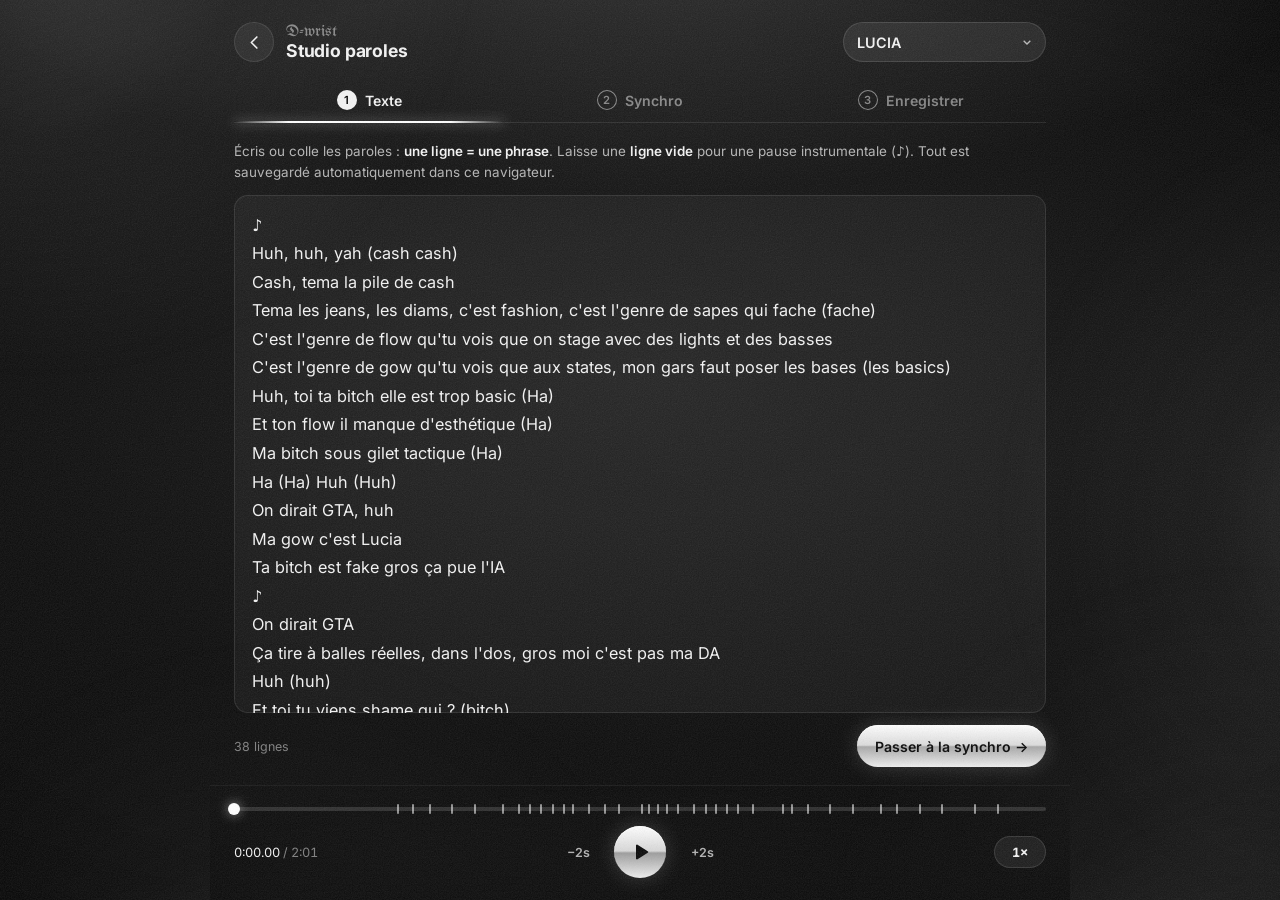
<file: admin.html>
<!DOCTYPE html>
<html lang="fr">
<head>
  <meta charset="UTF-8">
  <meta name="viewport" content="width=device-width, initial-scale=1, viewport-fit=cover">
  <meta name="theme-color" content="#060606">
  <!-- Page privée : on demande aux moteurs de recherche de ne pas l'indexer -->
  <meta name="robots" content="noindex, nofollow">
  <title>Studio paroles — D-wrist</title>

  <link rel="preconnect" href="https://fonts.googleapis.com">
  <link rel="preconnect" href="https://fonts.gstatic.com" crossorigin>
  <link href="https://fonts.googleapis.com/css2?family=Inter:wght@400;500;600;700;800&family=UnifrakturMaguntia&display=swap" rel="stylesheet">

  <!-- On réutilise l'ambiance du site (fond, grain, vignettage, toast) -->
  <link rel="stylesheet" href="style.css">
  <link rel="stylesheet" href="admin.css">
</head>
<body class="admin">

  <div class="ambiance" aria-hidden="true">
    <div class="light light--1"></div>
    <div class="light light--2"></div>
    <div class="light light--3"></div>
    <div class="light light--4"></div>
  </div>

  <div class="adm" id="app" data-tab="text">

    <!-- ===== En-tête : retour, titre, choix du morceau ===== -->
    <header class="adm-top">
      <a class="adm-icon-btn" href="index.html" aria-label="Retour au site">
        <svg viewBox="0 0 24 24" aria-hidden="true"><path d="M15 5l-7 7 7 7"/></svg>
      </a>
      <div class="adm-brand">
        <span class="adm-kicker">D-wrist</span>
        <h1 class="adm-title">Studio paroles</h1>
      </div>
      <label class="adm-select">
        <span class="sr-only">Morceau</span>
        <select id="trackSelect"></select>
        <svg viewBox="0 0 24 24" aria-hidden="true"><path d="M7 10l5 5 5-5"/></svg>
      </label>
    </header>

    <!-- ===== Onglets : les 3 étapes ===== -->
    <nav class="adm-tabs" role="tablist">
      <button class="adm-tab is-active" type="button" role="tab" data-tab="text"><span class="adm-tab-n">1</span>Texte</button>
      <button class="adm-tab" type="button" role="tab" data-tab="sync"><span class="adm-tab-n">2</span>Synchro</button>
      <button class="adm-tab" type="button" role="tab" data-tab="save"><span class="adm-tab-n">3</span>Enregistrer</button>
      <span class="adm-tabs-ind" aria-hidden="true"></span>
    </nav>

    <!-- Bandeau d'état du brouillon -->
    <div class="adm-status" id="status" hidden>
      <span id="statusText"></span>
      <button class="adm-link" id="resetBtn" type="button">Revenir à la version du site</button>
    </div>

    <main class="adm-panes">

      <!-- ===== 1. TEXTE ===== -->
      <section class="pane is-active" data-pane="text">
        <p class="pane-help">
          Écris ou colle les paroles : <b>une ligne = une phrase</b>.
          Laisse une <b>ligne vide</b> pour une pause instrumentale (♪).
          Tout est sauvegardé automatiquement dans ce navigateur.
        </p>
        <textarea class="lyrics-editor" id="lyricsText" spellcheck="false"
                  placeholder="Colle tes paroles ici…&#10;&#10;Première phrase&#10;Deuxième phrase&#10;&#10;Refrain…"></textarea>
        <div class="pane-foot">
          <span class="pane-meta" id="lineCount">0 ligne</span>
          <button class="btn btn--primary" type="button" data-goto="sync">Passer à la synchro →</button>
        </div>
      </section>

      <!-- ===== 2. SYNCHRO ===== -->
      <section class="pane" data-pane="sync">
        <div class="sync-help">
          <p class="only-touch">Lance le son, puis appuie sur <b>TAP</b> pile au début de chaque ligne.</p>
          <p class="only-desk">Lance le son, puis appuie sur <kbd>Espace</kbd> pile au début de chaque ligne.</p>
          <div class="only-desk"><ul class="keys">
            <li><kbd>Espace</kbd> caler la ligne</li>
            <li><kbd>⌫</kbd> annuler la dernière</li>
            <li><kbd>P</kbd> lecture / pause</li>
            <li><kbd>←</kbd><kbd>→</kbd> ±2 s</li>
            <li><kbd>↑</kbd><kbd>↓</kbd> choisir la ligne</li>
          </ul></div>
          <p class="sync-tip">Clique sur un temps pour réécouter depuis là · <b>−</b>/<b>+</b> pour ajuster de 0,1 s</p>
        </div>
        <ol class="rows" id="rows"></ol>
        <p class="rows-empty" id="rowsEmpty" hidden>Commence par écrire les paroles dans l'onglet <b>1. Texte</b>.</p>
      </section>

      <!-- ===== 3. ENREGISTRER ===== -->
      <section class="pane" data-pane="save">
        <div class="save-summary" id="saveSummary"></div>
        <div class="save-actions">
          <button class="btn btn--primary btn--big" id="saveFileBtn" type="button">Enregistrer dans tracks.js</button>
          <div class="save-secondary">
            <button class="btn" id="copyBtn" type="button">Copier le LRC</button>
            <button class="btn" id="downloadBtn" type="button">Télécharger .lrc</button>
          </div>
        </div>
        <p class="save-note" id="saveNote"></p>
        <p class="pane-label">Aperçu du code LRC</p>
        <pre class="lrc-out" id="lrcOut"></pre>
        <input type="file" id="fileInput" accept=".js,text/javascript" hidden>
      </section>
    </main>

    <!-- ===== Lecteur ===== -->
    <footer class="adm-transport">
      <div class="tp-progress" id="tpProgress" role="slider" tabindex="0"
           aria-label="Position de lecture" aria-valuemin="0" aria-valuemax="100" aria-valuenow="0">
        <div class="tp-rail"><div class="tp-fill" id="tpFill"></div></div>
        <div class="tp-marks" id="tpMarks" aria-hidden="true"></div>
        <div class="tp-thumb-wrap" id="tpThumb"><span class="tp-thumb"></span></div>
      </div>
      <div class="tp-row">
        <span class="tp-time"><span id="tpTime">0:00.00</span><span class="tp-total" id="tpTotal"> / 0:00</span></span>
        <div class="tp-btns">
          <button class="tp-btn" id="rewBtn" type="button" aria-label="Reculer de 2 secondes">−2s</button>
          <button class="tp-btn tp-btn--play" id="playBtn" type="button" aria-label="Lecture">
            <svg class="i-play" viewBox="0 0 24 24" aria-hidden="true"><path d="M8 5.6v12.8a1 1 0 0 0 1.53.85l10.2-6.4a1 1 0 0 0 0-1.7L9.53 4.75A1 1 0 0 0 8 5.6z"/></svg>
            <svg class="i-pause" viewBox="0 0 24 24" aria-hidden="true"><rect x="6" y="5" width="4.2" height="14" rx="1.2"/><rect x="13.8" y="5" width="4.2" height="14" rx="1.2"/></svg>
          </button>
          <button class="tp-btn" id="fwdBtn" type="button" aria-label="Avancer de 2 secondes">+2s</button>
        </div>
        <button class="tp-speed" id="speedBtn" type="button" aria-label="Vitesse de lecture">1×</button>
      </div>
      <!-- Gros bouton de calage (onglet Synchro uniquement) -->
      <button class="tap" id="tapBtn" type="button">
        <span class="tap-label">TAP</span>
        <span class="tap-next" id="tapNext"></span>
      </button>
    </footer>
  </div>

  <div class="vignette" aria-hidden="true"></div>
  <div class="grain" aria-hidden="true"></div>
  <div class="toast" id="toast" role="status" aria-live="polite"></div>

  <audio id="audio" preload="metadata"></audio>

  <script src="tracks.js"></script>
  <script src="admin.js"></script>
</body>
</html>
</file>
<file: style.css>
/* ==========================================================================
   D-wrist — Feuille de style
   Direction artistique : monochrome, brumeux, lo-fi, surexposé.
   Toutes les animations n'utilisent que transform / opacity (60 fps).
   ========================================================================== */

/* ---------- Variables ---------- */
:root {
  --ease: cubic-bezier(0.22, 1, 0.36, 1);

  --bg: #060606;
  --fg: #f4f4f4;
  --fg-soft: rgba(244, 244, 244, 0.72);
  --muted: rgba(244, 244, 244, 0.5);
  --faint: rgba(244, 244, 244, 0.24);

  --cover-radius: 14px;
  /* Taille et position des covers : recalculées en JS selon l'espace
     réellement libre entre le logo et le bas de l'écran */
  --cover-size: 300px;
  --center-y: 50%;
  --caption-y: calc(50% + 170px);

  --safe-t: env(safe-area-inset-top, 0px);
  --safe-b: env(safe-area-inset-bottom, 0px);
  --safe-l: env(safe-area-inset-left, 0px);
  --safe-r: env(safe-area-inset-right, 0px);

  --font-sans: "Inter", system-ui, -apple-system, "Segoe UI", Roboto, sans-serif;
  --font-goth: "UnifrakturMaguntia", "Old English Text MT", "Times New Roman", serif;
}

/* ---------- Reset ---------- */
*, *::before, *::after { box-sizing: border-box; }
* { margin: 0; padding: 0; }
[hidden] { display: none !important; }

html { background: var(--bg); color-scheme: dark; height: 100%; }

body {
  position: fixed;               /* évite le rebond élastique sur iOS */
  inset: 0;
  overflow: hidden;
  font-family: var(--font-sans);
  color: var(--fg);
  /* Dégradé radial sombre : cœur gris, bords quasi noirs */
  background:
    radial-gradient(120% 90% at 50% 42%, #1d1d1d 0%, #0d0d0d 45%, #040404 100%);
  -webkit-font-smoothing: antialiased;
  -webkit-tap-highlight-color: transparent;
  -webkit-user-select: none;
  user-select: none;
}

button {
  font: inherit;
  color: inherit;
  background: none;
  border: 0;
  cursor: pointer;
}

:focus { outline: none; }
:focus-visible { outline: 1px solid rgba(255, 255, 255, 0.6); outline-offset: 4px; }

/* ==========================================================================
   AMBIANCE : lumières diffuses, fond de cover, vignettage, grain
   ========================================================================== */

.ambiance {
  position: fixed;
  inset: 0;
  z-index: 0;
  overflow: hidden;
  pointer-events: none;
}

/* Voile « surexposé » en haut et en bas, comme une photo brûlée */
.ambiance::before {
  content: "";
  position: absolute;
  inset: 0;
  background:
    radial-gradient(80% 45% at 50% -10%, rgba(255, 255, 255, 0.16), transparent 70%),
    radial-gradient(70% 35% at 50% 112%, rgba(255, 255, 255, 0.09), transparent 70%);
}

/* Taches de lumière blanche sur les bords (dégradés, pas de filtre = léger) */
.light {
  position: absolute;
  width: 70vmax;
  height: 70vmax;
  border-radius: 50%;
  background: radial-gradient(closest-side,
    rgba(255, 255, 255, 0.2),
    rgba(255, 255, 255, 0.06) 45%,
    transparent 100%);
  will-change: transform;
  animation: drift 26s ease-in-out infinite alternate;
}
.light--1 { top: -40vmax; left: -32vmax; }
.light--2 { top: 8%;  right: -46vmax; opacity: 0.75; animation-duration: 32s; animation-delay: -8s; }
.light--3 { bottom: -48vmax; left: -14vmax; opacity: 0.55; animation-duration: 38s; animation-delay: -16s; }
.light--4 { bottom: -42vmax; right: -32vmax; opacity: 0.7; animation-duration: 29s; animation-delay: -4s; }

@keyframes drift {
  0%   { transform: translate3d(0, 0, 0) scale(1); }
  50%  { transform: translate3d(4vmax, 3vmax, 0) scale(1.08); }
  100% { transform: translate3d(-3vmax, 5vmax, 0) scale(0.94); }
}

/* Fond : cover du morceau en cours, en noir & blanc et très floutée */
.backdrop {
  position: fixed;
  inset: -12%;
  z-index: 1;
  opacity: 0;
  pointer-events: none;
  will-change: opacity;
  transition: opacity 1.1s var(--ease);
}
.backdrop img {
  width: 100%;
  height: 100%;
  object-fit: cover;
  filter: grayscale(1) blur(50px) brightness(0.5) contrast(1.2);
}
body.is-player .backdrop { opacity: 0.75; }

/* Vignettage léger */
.vignette {
  position: fixed;
  inset: 0;
  z-index: 45;
  pointer-events: none;
  background: radial-gradient(ellipse 120% 95% at 50% 50%,
    transparent 55%,
    rgba(0, 0, 0, 0.5) 84%,
    rgba(0, 0, 0, 0.85) 100%);
}

/* Grain argentique : bruit SVG feTurbulence en mosaïque, qui « saute »
   de position 10 fois par seconde (transform uniquement). */
.grain {
  position: fixed;
  inset: -160px;
  z-index: 50;
  pointer-events: none;
  opacity: 0.12;
  background-image: url("data:image/svg+xml,%3Csvg xmlns='http://www.w3.org/2000/svg' width='180' height='180'%3E%3Cfilter id='n'%3E%3CfeTurbulence type='fractalNoise' baseFrequency='0.85' numOctaves='3' stitchTiles='stitch'/%3E%3CfeColorMatrix type='saturate' values='0'/%3E%3C/filter%3E%3Crect width='100%25' height='100%25' filter='url(%23n)'/%3E%3C/svg%3E");
  background-size: 180px 180px;
  will-change: transform;
  animation: grain 1s steps(1) infinite;
}

@keyframes grain {
  0%   { transform: translate3d(0, 0, 0); }
  10%  { transform: translate3d(-42px, 28px, 0); }
  20%  { transform: translate3d(61px, -33px, 0); }
  30%  { transform: translate3d(-17px, 71px, 0); }
  40%  { transform: translate3d(88px, 12px, 0); }
  50%  { transform: translate3d(-66px, -54px, 0); }
  60%  { transform: translate3d(23px, 47px, 0); }
  70%  { transform: translate3d(-91px, 6px, 0); }
  80%  { transform: translate3d(39px, -79px, 0); }
  90%  { transform: translate3d(-8px, -21px, 0); }
  100% { transform: translate3d(0, 0, 0); }
}

/* ==========================================================================
   VUES
   ========================================================================== */

.view {
  position: fixed;
  inset: 0;
  z-index: 10;
}

/* ---------- Logo ---------- */
.logo {
  position: absolute;
  top: calc(var(--safe-t) + clamp(14px, 4vh, 44px));
  left: 0;
  right: 0;
  z-index: 3;
  display: flex;
  justify-content: center;
  pointer-events: none;
}

.logo-link {
  display: inline-block;
  pointer-events: auto;
  text-decoration: none;
}

.logo-img {
  display: none;               /* visible seulement une fois chargée */
  width: min(78vw, 480px);     /* logo large (3:1) → on fixe la largeur */
  height: auto;
  max-height: 18vh;           /* petits écrans / paysage : on limite la hauteur */
  object-fit: contain;
  filter: drop-shadow(0 0 16px rgba(255, 255, 255, 0.22));
}
.logo.has-img .logo-img { display: block; }
.logo.has-img .logo-text { display: none; }

/* Texte gothique chromé */
.logo-text {
  position: relative;
  display: inline-block;
  padding: 0 0.08em;
  font-family: var(--font-goth);
  font-size: clamp(2.6rem, min(15vw, 13vh), 6.8rem);
  font-weight: 400;
  line-height: 1.05;
  letter-spacing: 0.01em;
  /* Dégradé métallique : blanc → gris → ligne d'horizon sombre → reflet */
  background: linear-gradient(180deg,
    #ffffff 0%,
    #e9e9e9 20%,
    #9a9a9a 42%,
    #2a2a2a 50%,
    #6f6f6f 56%,
    #d6d6d6 68%,
    #ffffff 80%,
    #8c8c8c 100%);
  -webkit-background-clip: text;
  background-clip: text;
  color: transparent;
  -webkit-text-stroke: 0.6px rgba(255, 255, 255, 0.28);
  /* Lueur blanche + petite ombre portée (filtres statiques) */
  filter:
    drop-shadow(0 0 14px rgba(255, 255, 255, 0.3))
    drop-shadow(0 2px 1px rgba(0, 0, 0, 0.7));
}

/* Reflet lumineux qui balaie le chrome de temps en temps */
.logo-text::after {
  content: attr(data-text);
  position: absolute;
  inset: 0;
  padding: inherit;
  background: linear-gradient(105deg,
    transparent 38%,
    rgba(255, 255, 255, 0.95) 50%,
    transparent 62%);
  background-size: 300% 100%;
  background-position: 150% 0;
  -webkit-background-clip: text;
  background-clip: text;
  color: transparent;
  -webkit-text-stroke: 0;
  animation: shine 7s var(--ease) infinite;
}

@keyframes shine {
  0%, 68% { background-position: 150% 0; }
  100%    { background-position: -50% 0; }
}

/* ---------- Carrousel ---------- */
.carousel {
  position: absolute;
  inset: 0;
  z-index: 2;
  overflow: hidden;
  touch-action: pan-y;         /* on gère le glissement horizontal nous-mêmes */
  cursor: grab;
}
.carousel.is-dragging { cursor: grabbing; }

.carousel-track { position: absolute; inset: 0; }

.c-item {
  position: absolute;
  left: 50%;
  top: var(--center-y);
  width: var(--cover-size);
  height: var(--cover-size);
  margin-left: calc(var(--cover-size) / -2);
  margin-top: calc(var(--cover-size) / -2);
  transform-origin: 50% 50%;
  will-change: transform, opacity;
}

.c-cover {
  position: relative;
  width: 100%;
  height: 100%;
  overflow: hidden;
  border-radius: var(--cover-radius);
  background: #111;
  box-shadow:
    0 40px 70px -30px rgba(0, 0, 0, 0.95),
    0 0 0 1px rgba(255, 255, 255, 0.07);
  transform: translateZ(0);
}

/* Reflet « verre » subtil sur chaque cover */
.c-cover::after {
  content: "";
  position: absolute;
  inset: 0;
  background: linear-gradient(135deg, rgba(255, 255, 255, 0.16), transparent 42%);
  pointer-events: none;
}

.c-img {
  position: absolute;
  inset: 0;
  width: 100%;
  height: 100%;
  object-fit: cover;
  pointer-events: none;
  -webkit-user-drag: none;
}

/* Copie floutée une seule fois (filtre statique) : on joue uniquement
   sur son opacité pour flouter les covers latérales → très fluide. */
.c-img--blur {
  opacity: 0;
  filter: blur(7px) brightness(0.85);
  transform: scale(1.12);
}

/* Voile noir pour assombrir les covers latérales */
.c-shade {
  position: absolute;
  inset: 0;
  background: #000;
  opacity: 0;
}

.c-item.is-active .c-cover { cursor: pointer; }

/* Titre sous la cover active */
.caption {
  position: absolute;
  left: 0;
  right: 0;
  top: var(--caption-y);
  z-index: 3;
  padding: 0 24px;
  text-align: center;
  pointer-events: none;
}

.caption-title {
  overflow: hidden;
  font-size: clamp(1.15rem, 4.8vw, 1.65rem);
  font-weight: 700;
  letter-spacing: -0.01em;
  white-space: nowrap;
  text-overflow: ellipsis;
  text-shadow: 0 0 18px rgba(255, 255, 255, 0.18);
}

.caption-artist {
  margin-top: 6px;
  font-size: 0.72rem;
  font-weight: 500;
  letter-spacing: 0.34em;
  text-transform: uppercase;
  color: var(--muted);
}

.hint {
  position: absolute;
  left: 0;
  right: 0;
  bottom: calc(var(--safe-b) + 22px);
  z-index: 3;
  text-align: center;
  font-size: 0.66rem;
  letter-spacing: 0.42em;
  text-transform: uppercase;
  color: var(--faint);
  pointer-events: none;
  transition: opacity 0.9s var(--ease);
}
.hint.is-hidden { opacity: 0; }

.carousel-empty {
  position: absolute;
  inset: 0;
  display: grid;
  place-items: center;
  color: var(--muted);
}

/* ---------- Image « fantôme » de la transition FLIP ---------- */
.flip-ghost {
  position: fixed;
  z-index: 40;
  margin: 0;
  object-fit: cover;
  transform-origin: 0 0;
  pointer-events: none;
  will-change: transform;
  box-shadow: 0 30px 60px -25px rgba(0, 0, 0, 0.9);
}

/* ==========================================================================
   PAGE MUSIQUE
   ========================================================================== */

.view--player {
  display: flex;
  flex-direction: column;
  padding: var(--safe-t) var(--safe-r) var(--safe-b) var(--safe-l);
}

.topbar,
.lyrics,
.controls {
  width: 100%;
  max-width: 780px;
  margin: 0 auto;
}

/* ---------- En-tête ---------- */
.topbar {
  display: flex;
  flex-shrink: 0;
  align-items: center;
  gap: 14px;
  padding: 14px 18px 10px;
}

.back-btn {
  display: grid;
  flex-shrink: 0;
  place-items: center;
  width: 42px;
  height: 42px;
  border-radius: 50%;
  background: rgba(255, 255, 255, 0.06);
  box-shadow: inset 0 0 0 1px rgba(255, 255, 255, 0.1);
  transition: transform 0.45s var(--ease), opacity 0.3s var(--ease);
}
.back-btn svg {
  width: 20px;
  height: 20px;
  fill: none;
  stroke: currentColor;
  stroke-width: 2;
  stroke-linecap: round;
  stroke-linejoin: round;
}
.back-btn:active { transform: scale(0.88); }

.now {
  display: flex;
  flex: 1;
  align-items: center;
  gap: 12px;
  min-width: 0;
}

.player-cover {
  flex-shrink: 0;
  width: 54px;
  height: 54px;
  border-radius: 8px;
  object-fit: cover;
  background: #111;
  box-shadow:
    0 10px 30px -10px rgba(0, 0, 0, 0.9),
    0 0 0 1px rgba(255, 255, 255, 0.08);
}

.now-text {
  display: flex;
  min-width: 0;
  font-size: 0.98rem;
  font-weight: 600;
  white-space: nowrap;
}
.now-title { overflow: hidden; text-overflow: ellipsis; }
.now-sep,
.now-artist { flex-shrink: 0; font-weight: 500; color: var(--muted); }

/* ---------- Paroles ---------- */
.lyrics {
  position: relative;          /* référence pour offsetTop des lignes */
  flex: 1;
  min-height: 0;
  padding: 0 24px;
  overflow-y: auto;
  overscroll-behavior: contain;
  scrollbar-width: none;
  -webkit-mask-image: linear-gradient(to bottom, transparent 0, #000 14%, #000 80%, transparent 100%);
  mask-image: linear-gradient(to bottom, transparent 0, #000 14%, #000 80%, transparent 100%);
}
.lyrics::-webkit-scrollbar { display: none; }

.lyrics-inner { padding: 9vh 0 46vh; }

.lyric {
  padding: 0.3em 0;
  font-size: clamp(1.5rem, 6.4vw, 2.4rem);
  font-weight: 800;
  line-height: 1.22;
  letter-spacing: -0.02em;
  color: #fff;
  opacity: 0.36;                /* à venir : gris */
  transform: scale(0.94);
  transform-origin: 0 50%;
  cursor: pointer;
  transition:
    opacity 0.55s var(--ease),
    transform 0.7s var(--ease);
}
.lyric.is-past   { opacity: 0.14; }                 /* passées : très estompées */
.lyric.is-active {                                  /* en cours : blanche, nette, grande */
  opacity: 1;
  transform: scale(1);
  text-shadow: 0 0 26px rgba(255, 255, 255, 0.32);
}
.lyric.is-gap { font-size: clamp(1.2rem, 5vw, 1.8rem); letter-spacing: 0.2em; }

@media (hover: hover) {
  .lyric:not(.is-active):hover { opacity: 0.7; }
}

/* Pas de paroles */
.lyrics.is-empty {
  -webkit-mask-image: none;
  mask-image: none;
}
.lyrics.is-empty .lyrics-inner {
  display: grid;
  place-items: center;
  height: 100%;
  padding: 0;
}
.lyrics-empty {
  font-family: var(--font-goth);
  font-size: clamp(1.7rem, 7vw, 2.6rem);
  text-align: center;
  background: linear-gradient(180deg, #fff 0%, #bdbdbd 45%, #4a4a4a 55%, #e6e6e6 80%);
  -webkit-background-clip: text;
  background-clip: text;
  color: transparent;
  opacity: 0.7;
  animation: breathe 4s ease-in-out infinite;
}
@keyframes breathe {
  0%, 100% { opacity: 0.45; }
  50%      { opacity: 0.8; }
}

/* ---------- Contrôles ---------- */
.controls {
  flex-shrink: 0;
  padding: 10px 24px 22px;
}

.progress {
  position: relative;
  height: 22px;
  cursor: pointer;
  touch-action: none;
}

.progress-rail {
  position: absolute;
  left: 0;
  right: 0;
  top: 50%;
  height: 4px;
  margin-top: -2px;
  overflow: hidden;
  border-radius: 4px;
  background: rgba(255, 255, 255, 0.14);
}

.progress-fill {
  position: absolute;
  inset: 0;
  background: linear-gradient(90deg, #8a8a8a, #ffffff);
  transform: scaleX(0);
  transform-origin: 0 50%;
}

/* La « poignée » est dans un conteneur pleine largeur qu'on translate
   en % de sa propre largeur → uniquement du transform. */
.progress-thumb-wrap {
  position: absolute;
  inset: 0;
  pointer-events: none;
  transform: translateX(0%);
}
.progress-thumb {
  position: absolute;
  left: -6px;
  top: 50%;
  width: 12px;
  height: 12px;
  margin-top: -6px;
  border-radius: 50%;
  background: #fff;
  box-shadow: 0 0 12px rgba(255, 255, 255, 0.55);
  transform: scale(0.75);
  transition: transform 0.35s var(--ease);
}
.progress:hover .progress-thumb,
.progress.is-seeking .progress-thumb { transform: scale(1.15); }

.times {
  display: flex;
  justify-content: space-between;
  margin-top: 4px;
  font-size: 0.72rem;
  font-variant-numeric: tabular-nums;
  color: var(--muted);
}

.buttons {
  display: flex;
  align-items: center;
  justify-content: center;
  gap: clamp(26px, 9vw, 44px);
  margin-top: 8px;
}

.ctrl {
  position: relative;
  display: grid;
  place-items: center;
  width: 48px;
  height: 48px;
  border-radius: 50%;
  color: var(--fg);
  transition: transform 0.4s var(--ease), opacity 0.3s var(--ease);
}
.ctrl svg { width: 26px; height: 26px; fill: currentColor; }
.ctrl:active { transform: scale(0.86); }

/* Bouton lecture : disque chromé */
.ctrl--play {
  width: 68px;
  height: 68px;
  color: #0a0a0a;
  background: linear-gradient(180deg, #ffffff 0%, #d9d9d9 48%, #9d9d9d 52%, #efefef 100%);
  box-shadow:
    0 0 28px rgba(255, 255, 255, 0.22),
    inset 0 1px 0 rgba(255, 255, 255, 0.9),
    0 12px 30px -12px rgba(0, 0, 0, 0.9);
}
.ctrl--play svg {
  position: absolute;
  width: 28px;
  height: 28px;
  transition: opacity 0.3s var(--ease), transform 0.45s var(--ease);
}
.ctrl--play .i-pause { opacity: 0; transform: scale(0.6); }
.ctrl--play.is-playing .i-play  { opacity: 0; transform: scale(0.6); }
.ctrl--play.is-playing .i-pause { opacity: 1; transform: scale(1); }

/* ---------- Toast ---------- */
.toast {
  position: fixed;
  left: 50%;
  bottom: calc(var(--safe-b) + 150px);
  z-index: 60;
  max-width: calc(100% - 32px);
  padding: 10px 16px;
  border-radius: 999px;
  background: rgba(18, 18, 18, 0.88);
  box-shadow: inset 0 0 0 1px rgba(255, 255, 255, 0.12);
  font-size: 0.8rem;
  color: var(--fg-soft);
  text-align: center;
  opacity: 0;
  pointer-events: none;
  transform: translate(-50%, 12px);
  transition: opacity 0.4s var(--ease), transform 0.55s var(--ease);
}
.toast.is-visible { opacity: 1; transform: translate(-50%, 0); }

/* ==========================================================================
   VUE ALBUM : tracklist verticale (ordre modifiable avec mot de passe)
   ========================================================================== */

/* Bascule carrousel ↔ album, en bas à droite */
.view-switch {
  position: absolute;
  right: calc(var(--safe-r) + 16px);
  bottom: calc(var(--safe-b) + 14px);
  z-index: 4;
  display: inline-flex;
  align-items: center;
  gap: 7px;
  padding: 8px 13px 8px 11px;
  border-radius: 999px;
  background: rgba(18, 18, 18, 0.72);
  box-shadow: inset 0 0 0 1px rgba(255, 255, 255, 0.12);
  -webkit-backdrop-filter: blur(10px);
  backdrop-filter: blur(10px);
  color: var(--fg-soft);
  font-size: 0.74rem;
  font-weight: 600;
  letter-spacing: 0.04em;
  text-decoration: none;
  transition: color 0.3s var(--ease), background 0.3s var(--ease);
}
.view-switch:hover { color: var(--fg); background: rgba(30, 30, 30, 0.85); }
.view-switch svg {
  width: 15px;
  height: 15px;
  fill: none;
  stroke: currentColor;
  stroke-width: 1.8;
  stroke-linecap: round;
  stroke-linejoin: round;
}

.album-scroll {
  position: absolute;
  inset: 0;
  overflow-y: auto;
  overscroll-behavior: contain;
  -webkit-overflow-scrolling: touch;
  padding:
    calc(var(--safe-t) + clamp(28px, 6vh, 64px))
    calc(var(--safe-r) + 18px)
    calc(var(--safe-b) + 90px)
    calc(var(--safe-l) + 18px);
}
.album-scroll > * { max-width: 760px; margin-left: auto; margin-right: auto; }

/* ---------- En-tête : pochette + titre ---------- */
.album-head {
  display: flex;
  flex-direction: column;
  align-items: center;
  gap: 22px;
  margin-bottom: 26px;
  text-align: center;
}
.album-art {
  width: min(62vw, 270px);
  aspect-ratio: 1;
  flex: none;
  border-radius: var(--cover-radius);
  overflow: hidden;
  background: #151515;
  box-shadow: 0 30px 60px -24px rgba(0, 0, 0, 0.9), 0 0 0 1px rgba(255, 255, 255, 0.06);
}
.album-art img { display: block; width: 100%; height: 100%; object-fit: cover; }
.album-art.is-grid { display: grid; grid-template-columns: 1fr 1fr; }

.album-kicker {
  font-size: 0.66rem;
  font-weight: 600;
  letter-spacing: 0.32em;
  text-transform: uppercase;
  color: var(--muted);
}
.album-title {
  margin-top: 6px;
  font-size: clamp(2rem, 8vw, 3.2rem);
  font-weight: 800;
  line-height: 1.05;
  letter-spacing: -0.03em;
  overflow-wrap: anywhere;
}
.album-sub { margin-top: 8px; font-size: 0.86rem; color: var(--muted); }

.album-actions {
  display: flex;
  align-items: center;
  justify-content: center;
  gap: 12px;
  margin-top: 18px;
}
.album-play {
  display: grid;
  place-items: center;
  width: 54px;
  height: 54px;
  border-radius: 50%;
  background: var(--fg);
  color: #0a0a0a;
  box-shadow: inset 0 1px 0 rgba(255, 255, 255, 0.9), 0 12px 30px -12px rgba(0, 0, 0, 0.9);
  transition: transform 0.3s var(--ease);
}
.album-play:hover { transform: scale(1.05); }
.album-play svg { width: 22px; height: 22px; fill: currentColor; margin-left: 2px; }
.album-edit {
  display: inline-flex;
  align-items: center;
  gap: 7px;
  padding: 10px 15px;
  border-radius: 999px;
  box-shadow: inset 0 0 0 1px rgba(255, 255, 255, 0.16);
  color: var(--fg-soft);
  font-size: 0.8rem;
  font-weight: 600;
}
.album-edit:hover { color: var(--fg); }
.album-edit svg {
  width: 15px;
  height: 15px;
  fill: none;
  stroke: currentColor;
  stroke-width: 1.8;
  stroke-linecap: round;
}

/* Titre modifiable en mode édition */
.is-editing .album-title {
  -webkit-user-select: text;
  user-select: text;
  cursor: text;
  border-radius: 8px;
  box-shadow: 0 1px 0 rgba(255, 255, 255, 0.3);
}
.is-editing .album-title:focus { box-shadow: 0 0 0 1px rgba(255, 255, 255, 0.4); outline: none; }

/* ---------- Barre d'édition ---------- */
.album-tools {
  display: flex;
  flex-direction: column;
  gap: 12px;
  margin-bottom: 14px;
  padding: 14px;
  border-radius: 14px;
  background: rgba(255, 255, 255, 0.04);
  box-shadow: inset 0 0 0 1px rgba(255, 255, 255, 0.08);
}
.album-status { font-size: 0.8rem; line-height: 1.45; color: var(--fg-soft); }
.album-tools-btns { display: flex; flex-wrap: wrap; gap: 8px; }
.album-tools-btns button,
.lock-btns button {
  padding: 9px 14px;
  border-radius: 999px;
  font-size: 0.78rem;
  font-weight: 600;
  color: var(--fg-soft);
  box-shadow: inset 0 0 0 1px rgba(255, 255, 255, 0.16);
}
.album-tools-btns button:disabled { opacity: 0.35; cursor: default; }
.album-tools-btns .is-main,
.lock-btns .is-main { background: var(--fg); color: #0a0a0a; box-shadow: none; }

/* ---------- Liste des morceaux ---------- */
.tracklist { list-style: none; }
.tl-row {
  position: relative;
  display: grid;
  grid-template-columns: 26px 48px 1fr auto auto;
  align-items: center;
  gap: 14px;
  padding: 8px 10px;
  border-radius: 12px;
  cursor: pointer;
  transition: background 0.25s var(--ease);
}
.tl-row:hover { background: rgba(255, 255, 255, 0.05); }
.is-editing .tl-row { cursor: default; }
.tl-num {
  text-align: center;
  font-size: 0.88rem;
  font-variant-numeric: tabular-nums;
  color: var(--muted);
}
.tl-cover {
  width: 48px;
  height: 48px;
  border-radius: 6px;
  object-fit: cover;
  background: #151515;
}
.tl-meta { display: flex; flex-direction: column; gap: 3px; min-width: 0; }
.tl-title {
  font-size: 0.98rem;
  font-weight: 700;
  letter-spacing: -0.01em;
  white-space: nowrap;
  overflow: hidden;
  text-overflow: ellipsis;
}
.tl-artist { font-size: 0.8rem; color: var(--muted); }

/* Morceau chargé dans le lecteur */
.tl-row.is-current .tl-num { font-size: 0; }
.tl-row.is-current .tl-num::after { content: "♪"; font-size: 1rem; color: var(--fg); }

.tl-toggle,
.tl-handle {
  display: grid;
  place-items: center;
  width: 36px;
  height: 36px;
  border-radius: 50%;
  color: var(--muted);
}
.tl-toggle:hover,
.tl-handle:hover { color: var(--fg); background: rgba(255, 255, 255, 0.06); }
.tl-toggle svg,
.tl-handle svg {
  width: 18px;
  height: 18px;
  fill: none;
  stroke: currentColor;
  stroke-width: 2;
  stroke-linecap: round;
}
.tl-handle { touch-action: none; cursor: grab; }
.tl-row.is-dragging {
  z-index: 2;
  background: rgba(40, 40, 40, 0.95);
  box-shadow: 0 18px 40px -14px rgba(0, 0, 0, 0.9), inset 0 0 0 1px rgba(255, 255, 255, 0.1);
  transition: none;
}
.tl-row.is-dragging .tl-handle { cursor: grabbing; }

.album-out { margin-top: 26px; }
.album-out-label {
  margin: 0 auto 8px;
  padding-left: 10px;
  font-size: 0.66rem;
  font-weight: 600;
  letter-spacing: 0.32em;
  text-transform: uppercase;
  color: var(--faint);
}
.tracklist--out .tl-row { opacity: 0.55; }
.tracklist--out .tl-row:hover { opacity: 0.85; }

/* ---------- Mini-lecteur (bas de la vue album) ---------- */
.mini {
  position: absolute;
  left: calc(var(--safe-l) + 10px);
  right: calc(var(--safe-r) + 10px);
  bottom: calc(var(--safe-b) + 10px);
  z-index: 5;
  max-width: 760px;
  margin: 0 auto;
  border-radius: 16px;
  background: rgba(22, 22, 22, 0.88);
  box-shadow: inset 0 0 0 1px rgba(255, 255, 255, 0.1), 0 24px 50px -18px #000;
  -webkit-backdrop-filter: blur(16px);
  backdrop-filter: blur(16px);
  overflow: hidden;
  animation: mini-in 0.5s var(--ease);
}
@keyframes mini-in {
  from { opacity: 0; transform: translateY(16px); }
  to   { opacity: 1; transform: none; }
}
/* Barre fine en haut, zone de clic plus haute que le trait */
.mini-progress {
  position: relative;
  height: 14px;
  margin-bottom: -10px;
  cursor: pointer;
  touch-action: none;
}
.mini-rail {
  position: absolute;
  left: 0;
  right: 0;
  top: 0;
  height: 3px;
  background: rgba(255, 255, 255, 0.12);
}
.mini-fill {
  height: 100%;
  background: var(--fg);
  transform-origin: 0 50%;
  transform: scaleX(0);
}
.mini-progress:hover .mini-rail { height: 5px; }

.mini-row {
  display: flex;
  align-items: center;
  gap: 12px;
  padding: 10px 10px 10px 10px;
}
.mini-cover {
  width: 44px;
  height: 44px;
  flex: none;
  border-radius: 7px;
  object-fit: cover;
  background: #151515;
}
.mini-meta { display: flex; flex-direction: column; gap: 3px; min-width: 0; flex: 1; }
.mini-title {
  font-size: 0.9rem;
  font-weight: 700;
  white-space: nowrap;
  overflow: hidden;
  text-overflow: ellipsis;
}
.mini-time { font-size: 0.72rem; color: var(--muted); font-variant-numeric: tabular-nums; }

.mini-btns { display: flex; align-items: center; gap: 2px; flex: none; }
.mini-btn {
  display: grid;
  place-items: center;
  width: 38px;
  height: 38px;
  border-radius: 50%;
}
.mini-btn svg { width: 18px; height: 18px; fill: currentColor; }
.mini-btn--side { color: var(--fg-soft); }
.mini-btn--side:hover { color: var(--fg); }
.mini-btn--play { width: 42px; height: 42px; background: var(--fg); color: #0a0a0a; }
.mini-btn--play svg { width: 18px; height: 18px; }
.mini-btn--play .i-pause,
.mini-btn--play.is-playing .i-play { display: none; }
.mini-btn--play.is-playing .i-pause { display: block; }
/* Répéter : gris (non), blanc + point (album), blanc + « 1 » (morceau) */
.mini-repeat { position: relative; color: var(--faint); }
.mini-repeat svg { fill: none; stroke: currentColor; stroke-width: 1.9; stroke-linecap: round; stroke-linejoin: round; }
.mini-repeat[data-mode="all"],
.mini-repeat[data-mode="one"] { color: var(--fg); }
.mini-repeat[data-mode="all"]::after,
.mini-repeat[data-mode="one"]::after {
  content: "";
  position: absolute;
  left: 50%;
  bottom: 3px;
  width: 4px;
  height: 4px;
  margin-left: -2px;
  border-radius: 50%;
  background: currentColor;
}
.mini-repeat-one {
  display: none;
  position: absolute;
  top: 5px;
  right: 4px;
  min-width: 13px;
  height: 13px;
  border-radius: 7px;
  background: var(--fg);
  color: #0a0a0a;
  font-size: 9px;
  font-weight: 800;
  line-height: 13px;
  text-align: center;
}
.mini-repeat[data-mode="one"] .mini-repeat-one { display: block; }

.mini-lyrics {
  display: inline-flex;
  align-items: center;
  gap: 6px;
  margin-left: 6px;
  padding: 9px 12px;
  border-radius: 999px;
  box-shadow: inset 0 0 0 1px rgba(255, 255, 255, 0.16);
  color: var(--fg-soft);
  font-size: 0.76rem;
  font-weight: 600;
}
.mini-lyrics:hover { color: var(--fg); }
.mini-lyrics svg {
  width: 16px;
  height: 16px;
  fill: none;
  stroke: currentColor;
  stroke-width: 1.8;
  stroke-linecap: round;
}

/* Mini-lecteur visible : on libère la place en bas */
.has-mini .view--album .view-switch { bottom: calc(var(--safe-b) + 92px); }
.has-mini .album-scroll { padding-bottom: calc(var(--safe-b) + 160px); }

@media (max-width: 420px) {
  .mini-lyrics span { display: none; }       /* icône seule sur petit écran */
  .mini-lyrics { padding: 9px; margin-left: 2px; }
  .mini-row { gap: 10px; }
}

/* ---------- Fenêtre mot de passe ---------- */
.lock {
  position: fixed;
  inset: 0;
  z-index: 80;
  display: grid;
  place-items: center;
  padding: 20px;
  background: rgba(0, 0, 0, 0.62);
  -webkit-backdrop-filter: blur(8px);
  backdrop-filter: blur(8px);
}
.lock-box {
  width: min(100%, 340px);
  padding: 22px;
  border-radius: 18px;
  background: #121212;
  box-shadow: inset 0 0 0 1px rgba(255, 255, 255, 0.1), 0 30px 80px -20px #000;
}
.lock-title { font-weight: 700; margin-bottom: 14px; }
.lock-input {
  width: 100%;
  padding: 12px 14px;
  border: 0;
  border-radius: 10px;
  background: rgba(255, 255, 255, 0.07);
  box-shadow: inset 0 0 0 1px rgba(255, 255, 255, 0.12);
  color: var(--fg);
  font: inherit;
  font-size: 16px;            /* évite le zoom auto sur iOS */
  -webkit-user-select: text;
  user-select: text;
}
.lock-input:focus { outline: none; box-shadow: inset 0 0 0 1px rgba(255, 255, 255, 0.45); }
.lock-btns { display: flex; justify-content: flex-end; gap: 8px; margin-top: 14px; }
.lock-box.is-wrong { animation: shake 0.4s var(--ease); }
.lock-box.is-wrong .lock-input { box-shadow: inset 0 0 0 1px rgba(255, 90, 90, 0.7); }
@keyframes shake {
  20%, 60% { transform: translateX(-7px); }
  40%, 80% { transform: translateX(7px); }
}

@media (min-width: 700px) {
  .album-head { flex-direction: row; align-items: flex-end; text-align: left; gap: 30px; }
  .album-art { width: 230px; }
  .album-actions { justify-content: flex-start; }
}

/* ==========================================================================
   RESPONSIVE (mobile d'abord → on agrandit ensuite)
   ========================================================================== */

@media (min-width: 768px) {
  :root { --cover-radius: 18px; }

  .topbar { gap: 18px; padding: 26px 32px 14px; }
  .player-cover { width: 72px; height: 72px; border-radius: 10px; }
  .now-text { font-size: 1.12rem; }

  .lyrics { padding: 0 32px; }
  .lyric { font-size: clamp(2rem, 3.6vw, 2.75rem); }

  .controls { padding: 14px 32px 30px; }
}

@media (max-height: 560px) {
  .lyrics-inner { padding-top: 4vh; }
  .buttons { margin-top: 2px; }
  .ctrl--play { width: 56px; height: 56px; }
}

/* ==========================================================================
   AMBIANCES PAR MORCEAU (champ « mood » dans tracks.js)
   Le JS pose data-mood sur <body> ; tout ne s'applique que sur la page musique.
   ========================================================================== */

.ambiance { transition: opacity 1.1s var(--ease); }

.mood {
  position: fixed;
  inset: 0;
  z-index: 2;               /* au-dessus du fond, sous le lecteur */
  pointer-events: none;
  opacity: 0;
  transition: opacity 1.1s var(--ease);
}
body.is-player[data-mood] .mood { opacity: 1; }

/* Deux grosses lueurs qui dérivent lentement (même mouvement que .light) */
.mood::before,
.mood::after {
  content: "";
  position: absolute;
  width: 95vmax;
  height: 95vmax;
  border-radius: 50%;
  will-change: transform;
  animation: drift 30s ease-in-out infinite alternate;
}
.mood::before { left: -30vmax; bottom: -54vmax; }
.mood::after  { right: -55vmax; top: -64vmax; animation-duration: 36s; animation-delay: -10s; }

/* ---------- Lipstick noir : noir profond, lueur bordeaux ---------- */
body.is-player[data-mood="lipstick"] .ambiance { opacity: 0.12; }
body.is-player[data-mood="lipstick"] .backdrop { opacity: 0.1; }
/* Voile presque noir qui éteint le dégradé gris du fond */
[data-mood="lipstick"] .mood { background: rgba(7, 3, 4, 0.9); }
[data-mood="lipstick"] .mood::before {
  background: radial-gradient(closest-side,
    rgba(165, 14, 34, 0.85), rgba(100, 8, 22, 0.32) 50%, transparent 100%);
}
[data-mood="lipstick"] .mood::after {
  background: radial-gradient(closest-side,
    rgba(120, 10, 26, 0.4), rgba(80, 6, 16, 0.12) 50%, transparent 100%);
}
[data-mood="lipstick"] .lyric.is-past { color: #e8b9bf; }
[data-mood="lipstick"] .lyric.is-active { text-shadow: 0 0 26px rgba(210, 30, 55, 0.6); }
[data-mood="lipstick"] .progress-fill { background: linear-gradient(90deg, #5a0b16, #f3e6e7); }
[data-mood="lipstick"] .ctrl--play { box-shadow:
    0 0 28px rgba(200, 30, 50, 0.35),
    inset 0 1px 0 rgba(255, 255, 255, 0.9),
    0 12px 30px -12px rgba(0, 0, 0, 0.9); }

/* ---------- Stage : projecteurs, fumée, flashs d'appareils photo ----------
   Le JS pose data-stage sur <body> selon la ligne chantée :
   dark    → intro, scène éteinte
   flicker → 1er « J'walk on the stage » : un seul clignotement doux (l'annonce)
   on      → 2e « J'walk on the stage » : tout s'allume, le jeu de lumières
             (aléatoire, piloté en JS) et les flashs commencent
   hell    → « Heaven & Hell » final : la lumière bascule au rouge
   Tout reste discret : faisceaux fins qui s'éteignent avant le texte,
   flashs seulement sur les bords et dans la « foule » en bas. */
.rig,
.smoke,
.flashes,
.bloom,
.stage-scrim { display: none; }
[data-mood="stage"] .rig,
[data-mood="stage"] .smoke,
[data-mood="stage"] .flashes,
[data-mood="stage"] .bloom,
[data-mood="stage"] .stage-scrim { display: block; }

body.is-player[data-mood="stage"] .ambiance { opacity: 0.2; }
body.is-player[data-mood="stage"] .backdrop { opacity: 0.2; }
[data-mood="stage"] .mood { background: rgba(4, 4, 4, 0.85); }

.rig { position: absolute; inset: 0; }

/* Conteneur d'un projecteur : gère l'allumage (opacité) */
.bw {
  position: absolute;
  inset: 0;
  opacity: 0;
  transition: opacity 0.6s var(--ease);
}
[data-stage="on"] .bw,
[data-stage="hell"] .bw { opacity: 1; transition-duration: 0.35s; }

/* Annonce : un seul clignotement, lent et doux, puis une veilleuse */
[data-stage="flicker"] .bw { animation: announce 3.2s ease-in-out forwards; }
@keyframes announce {
  0%   { opacity: 0; }
  40%  { opacity: 0.7; }
  100% { opacity: 0.08; }
}

/* Faisceau : cône fin et flou, accroché en haut, qui balaie lentement.
   Deux couches (blanche / rouge) pour passer au rouge en fondu. */
.beam {
  position: absolute;
  top: -4vh;
  width: 20vmax;
  height: 66vh;
  margin-left: -10vmax;
  transform-origin: 50% 0;
  clip-path: polygon(47% 0, 53% 0, 100% 100%, 0 100%);
  filter: blur(7px);
  will-change: transform;
  animation: sweep 16s ease-in-out infinite alternate;
}
.beam::before,
.beam::after {
  content: "";
  position: absolute;
  inset: 0;
  transition: opacity 1.6s var(--ease);
}
.beam::before {
  background: linear-gradient(to bottom,
    rgba(255, 255, 255, 0.85), rgba(255, 255, 255, 0.22) 50%, transparent 100%);
}
.beam::after {
  opacity: 0;
  background: linear-gradient(to bottom,
    rgba(255, 45, 55, 0.9), rgba(200, 20, 30, 0.25) 50%, transparent 100%);
}
[data-stage="hell"] .beam::before { opacity: 0; }
[data-stage="hell"] .beam::after  { opacity: 1; }

.beam--1 { left: 10%; opacity: 0.5;  --a: -26deg; --b: -8deg; }
.beam--2 { left: 34%; opacity: 0.32; --a: -14deg; --b: 8deg;  animation-duration: 21s; animation-delay: -7s; }
.beam--3 { left: 66%; opacity: 0.32; --a: 12deg;  --b: -8deg; animation-duration: 19s; animation-delay: -3s; }
.beam--4 { left: 90%; opacity: 0.5;  --a: 26deg;  --b: 8deg;  animation-duration: 18s; animation-delay: -12s; }

@keyframes sweep {
  from { transform: rotate(var(--a)); }
  to   { transform: rotate(var(--b)); }
}

/* Fumée de scène au ras du sol (devient rouge sur « Heaven & Hell ») */
.smoke {
  position: absolute;
  left: -20%;
  right: -20%;
  bottom: -8%;
  height: 40%;
  opacity: 0.45;
  transition: opacity 1.2s var(--ease);
  will-change: transform;
  animation: drift 24s ease-in-out infinite alternate;
}
[data-stage="on"] .smoke,
[data-stage="hell"] .smoke { opacity: 1; }
.smoke::before,
.smoke::after {
  content: "";
  position: absolute;
  inset: 0;
  transition: opacity 1.6s var(--ease);
}
.smoke::before {
  background:
    radial-gradient(45% 60% at 30% 100%, rgba(200, 200, 200, 0.14), transparent 75%),
    radial-gradient(50% 55% at 75% 100%, rgba(200, 200, 200, 0.11), transparent 75%);
}
.smoke::after {
  opacity: 0;
  background:
    radial-gradient(55% 70% at 30% 100%, rgba(200, 20, 30, 0.45), transparent 75%),
    radial-gradient(60% 65% at 75% 100%, rgba(160, 12, 22, 0.38), transparent 75%);
}
[data-stage="hell"] .smoke::before { opacity: 0; }
[data-stage="hell"] .smoke::after  { opacity: 1; }

/* Éclair général quand tout s'allume */
.bloom {
  position: absolute;
  inset: 0;
  opacity: 0;
  background: radial-gradient(90% 60% at 50% 0%, rgba(255, 255, 255, 0.5), transparent 75%);
}

.flashes { position: absolute; inset: 0; }

/* Un flash : éclat bref + petite traînée horizontale (comme un objectif) */
.flash {
  position: absolute;
  width: var(--s, 40px);
  height: var(--s, 40px);
  margin: calc(var(--s, 40px) / -2);
  border-radius: 50%;
  background: radial-gradient(closest-side,
    #fff, rgba(255, 255, 255, 0.45) 22%, transparent 100%);
  opacity: 0;
  animation: flash 0.32s ease-out forwards;
}
.flash::after {
  content: "";
  position: absolute;
  left: -60%;
  right: -60%;
  top: 50%;
  height: 1px;
  background: linear-gradient(90deg, transparent, rgba(255, 255, 255, 0.7), transparent);
}
@keyframes flash {
  0%   { opacity: 0;   transform: scale(0.4); }
  18%  { opacity: var(--o, 0.7); transform: scale(1); }
  100% { opacity: 0;   transform: scale(1.1); }
}

/* Scintillement « diamant » : étoile à 4 branches + cœur lumineux,
   légère irisation sur les branches comme la dispersion d'un diamant */
.sparkles {
  position: fixed;
  inset: 0;
  z-index: 41;
  pointer-events: none;
  overflow: hidden;
}
.glint {
  position: absolute;
  width: var(--s, 30px);
  height: var(--s, 30px);
  margin: calc(var(--s, 30px) / -2);
  opacity: 0;
  background: radial-gradient(closest-side,
    #fff, rgba(255, 255, 255, 0.55) 14%, rgba(255, 255, 255, 0.08) 38%, transparent 60%);
  animation: glint 0.75s ease-out forwards;
}
.glint::before,
.glint::after {
  content: "";
  position: absolute;
  left: 0;
  top: 50%;
  width: 100%;
  height: 2px;
  margin-top: -1px;
  border-radius: 2px;
  background: linear-gradient(90deg,
    transparent, #d6ecff 30%, #fff 50%, #ffe0f2 70%, transparent);
}
.glint::after { transform: rotate(90deg) scaleX(0.75); }
@keyframes glint {
  0%   { opacity: 0; transform: rotate(var(--r)) scale(0.2); }
  25%  { opacity: 1; transform: rotate(calc(var(--r) + 20deg)) scale(1); }
  100% { opacity: 0; transform: rotate(calc(var(--r) + 55deg)) scale(0.35); }
}
/* La ligne « Diamonds » brille un peu plus fort pendant l'effet */
[data-mood="stage"] .lyric.is-active.is-bling {
  text-shadow: 0 0 18px rgba(255, 255, 255, 0.75), 0 0 42px rgba(200, 225, 255, 0.35);
}

/* Voile sombre derrière les paroles : la lumière ne gêne jamais la lecture */
.stage-scrim {
  position: absolute;
  inset: 0;
  background: radial-gradient(70% 42% at 45% 46%, rgba(0, 0, 0, 0.55), transparent 100%);
}

[data-mood="stage"] .lyric.is-active {
  text-shadow: 0 0 26px rgba(255, 255, 255, 0.4);
  transition: opacity 0.55s var(--ease), transform 0.7s var(--ease), text-shadow 1.6s var(--ease);
}
[data-stage="hell"] .lyric.is-active { text-shadow: 0 0 26px rgba(255, 40, 50, 0.6); }

/* Respect du réglage « réduire les animations » */
/* ---------- Vice (LUCIA) : coucher de soleil GTA + HUD de jeu ----------
   Coucher de soleil bas d'écran, palmiers en silhouette ; par-dessus,
   un compteur de cash (monte sur chaque « cash » chanté) et une minimap. */
.vice,
.hud { display: none; }
[data-mood="vice"] .vice,
[data-mood="vice"] .hud { display: block; }

body.is-player[data-mood="vice"] .ambiance { opacity: 0.1; }
body.is-player[data-mood="vice"] .backdrop { opacity: 0.12; }
[data-mood="vice"] .mood { background: rgba(7, 5, 10, 0.88); }
[data-mood="vice"] .mood::before,
[data-mood="vice"] .mood::after { display: none; }
.vice { position: absolute; inset: 0; }
.sun {
  position: absolute;
  left: -20%;
  right: -20%;
  bottom: -4vh;
  height: 72vh;
  background: radial-gradient(62% 72% at 50% 100%,
    rgba(255, 140, 90, 0.75), rgba(240, 70, 120, 0.48) 46%,
    rgba(120, 40, 160, 0.2) 72%, transparent 92%);
  animation: sunset 14s ease-in-out infinite alternate;
}
@keyframes sunset {
  from { opacity: 0.8; transform: translateY(1.5vh); }
  to   { opacity: 1;   transform: translateY(0); }
}
.horizon {
  position: absolute;
  left: 0;
  right: 0;
  bottom: 27vh;
  height: 1px;
  background: linear-gradient(90deg, transparent, rgba(255, 170, 140, 0.4), transparent);
}
.palm {
  position: absolute;
  bottom: 27vh;
  color: #000;
  transform-origin: 50% 100%;
  animation: sway 9s ease-in-out infinite alternate;
}
.palm--1 { left: 14%;  width: clamp(54px, 13vw, 110px); height: auto; opacity: 0.85; }
.palm--2 { right: 12%; width: clamp(38px, 9vw, 76px);   height: auto; opacity: 0.6; animation-delay: -4s; }
@keyframes sway {
  from { transform: rotate(-1.5deg); }
  to   { transform: rotate(1.5deg); }
}
[data-mood="vice"] .lyric.is-past { color: #f3d2d6; }
[data-mood="vice"] .lyric.is-active { text-shadow: 0 0 26px rgba(255, 110, 120, 0.5); }
[data-mood="vice"] .progress-fill { background: linear-gradient(90deg, #ff6a8a, #ffb070); }
[data-mood="vice"] .ctrl--play { box-shadow:
    0 0 28px rgba(255, 120, 110, 0.35),
    inset 0 1px 0 rgba(255, 255, 255, 0.9),
    0 12px 30px -12px rgba(0, 0, 0, 0.9); }

.hud { position: absolute; inset: 0; }
.hud-cash {
  position: absolute;
  top: calc(env(safe-area-inset-top) + 78px);
  right: clamp(18px, 4vw, 40px);
  font: italic 800 clamp(1.1rem, 4.4vw, 1.6rem)/1 Georgia, "Times New Roman", serif;
  letter-spacing: 0.02em;
  color: #8ff0a0;
  text-shadow: 0 0 12px rgba(110, 230, 130, 0.45), 0 2px 0 #000;
  font-variant-numeric: tabular-nums;
  transition: transform 0.25s var(--ease);
}
.hud-cash.is-up { transform: scale(1.12); }
.hud-map {
  position: absolute;
  left: clamp(18px, 4vw, 40px);
  bottom: calc(env(safe-area-inset-bottom) + 26px);
  width: 52px;
  height: 52px;
  border-radius: 50%;
  border: 1px solid rgba(255, 255, 255, 0.22);
  background:
    linear-gradient(35deg, transparent 46%, rgba(255, 255, 255, 0.16) 47% 52%, transparent 53%),
    linear-gradient(-60deg, transparent 46%, rgba(255, 255, 255, 0.12) 47% 51%, transparent 52%),
    radial-gradient(circle, rgba(255, 255, 255, 0.06), rgba(0, 0, 0, 0.35));
  opacity: 0.75;
}
.hud-map::after {               /* le joueur, au centre */
  content: "";
  position: absolute;
  left: 50%;
  top: 50%;
  margin: -5px -4px;
  border: 4px solid transparent;
  border-bottom: 9px solid #fff;
  border-top: 0;
}

@media (prefers-reduced-motion: reduce) {
  .light,
  .mood::before,
  .mood::after,
  .beam,
  .smoke,
  .sun,
  .palm,
  .grain,
  .logo-text::after,
  .lyrics-empty { animation: none; }
}

/* ==========================================================================
   MENU D'ARRIVÉE (choix Album / Carrousel)
   ========================================================================== */

.view--menu {
  display: flex;
  flex-direction: column;
  padding:
    calc(var(--safe-t) + clamp(96px, 20vh, 190px))
    calc(var(--safe-r) + clamp(16px, 4vw, 56px))
    calc(var(--safe-b) + clamp(16px, 5vh, 56px))
    calc(var(--safe-l) + clamp(16px, 4vw, 56px));
}
.view--menu .logo-text { font-size: clamp(2.4rem, min(12vw, 11vh), 5.6rem); }
.view--menu .logo-img { width: min(62vw, 400px); max-height: 14vh; }

.menu-choices {
  flex: 1;
  min-height: 0;
  display: grid;
  grid-template-columns: 1fr 1fr;
  gap: clamp(12px, 2vw, 28px);
  max-width: 1200px;
  width: 100%;
  margin: 0 auto;
}

.menu-choice {
  position: relative;
  display: flex;
  flex-direction: column;
  align-items: center;
  justify-content: center;
  gap: clamp(20px, 4vh, 44px);
  min-height: 0;
  padding: clamp(20px, 4vh, 48px) clamp(18px, 3vw, 44px);
  border: 1px solid rgba(255, 255, 255, 0.08);
  border-radius: 22px;
  background: linear-gradient(180deg, rgba(255, 255, 255, 0.045), rgba(255, 255, 255, 0.01));
  color: inherit;
  text-decoration: none;
  overflow: hidden;
  transition: border-color 0.4s var(--ease), background 0.4s var(--ease), opacity 0.4s var(--ease), transform 0.5s var(--ease);
  animation: menu-in 0.9s var(--ease) both;
}
.menu-choice--car { animation-delay: 0.08s; }
@keyframes menu-in {
  from { opacity: 0; transform: translateY(18px); }
}
/* halo derrière le visuel */
.menu-choice::before {
  content: "";
  position: absolute;
  left: 50%;
  top: 38%;
  width: 70%;
  aspect-ratio: 1;
  translate: -50% -50%;
  border-radius: 50%;
  background: radial-gradient(closest-side, rgba(255, 255, 255, 0.10), transparent);
  opacity: 0.6;
  transition: opacity 0.5s var(--ease);
  pointer-events: none;
}
.menu-choice:hover, .menu-choice:focus-visible {
  border-color: rgba(255, 255, 255, 0.22);
  background: linear-gradient(180deg, rgba(255, 255, 255, 0.07), rgba(255, 255, 255, 0.02));
  outline: none;
}
.menu-choice:hover::before { opacity: 1; }
.menu-choices:hover .menu-choice:not(:hover) { opacity: 0.55; }
.menu-choice:active { transform: scale(0.985); }

/* ---- Visuels ---- */
.menu-visual {
  position: relative;
  width: clamp(130px, min(24vw, 32vh), 280px);
  aspect-ratio: 1;
  flex: none;
}
.menu-art {
  width: 100%;
  height: 100%;
  display: grid;
  grid-template-columns: 1fr 1fr;
  border-radius: 12px;
  overflow: hidden;
  box-shadow: 0 24px 60px rgba(0, 0, 0, 0.6);
  transition: transform 0.6s var(--ease);
}
.menu-art img, .menu-fan img { display: block; width: 100%; height: 100%; object-fit: cover; }
.menu-choice:hover .menu-art { transform: translateY(-6px) scale(1.03); }

.menu-fan img {
  position: absolute;
  inset: 12%;
  width: 76%;
  height: 76%;
  border-radius: 10px;
  box-shadow: 0 20px 50px rgba(0, 0, 0, 0.65);
  transition: transform 0.6s var(--ease), filter 0.6s var(--ease);
}
.menu-fan img:nth-child(1) { z-index: 3; }
.menu-fan img:nth-child(2) { z-index: 2; transform: translateX(46%) scale(0.78) rotate(6deg); filter: brightness(0.55); }
.menu-fan img:nth-child(3) { z-index: 1; transform: translateX(-46%) scale(0.78) rotate(-6deg); filter: brightness(0.55); }
.menu-choice:hover .menu-fan img:nth-child(1) { transform: translateY(-6px) scale(1.04); }
.menu-choice:hover .menu-fan img:nth-child(2) { transform: translateX(58%) scale(0.8) rotate(9deg); }
.menu-choice:hover .menu-fan img:nth-child(3) { transform: translateX(-58%) scale(0.8) rotate(-9deg); }

/* ---- Texte ---- */
.menu-text {
  display: flex;
  flex-direction: column;
  align-items: center;
  text-align: center;
  max-width: 34ch;
}
.menu-num {
  font-size: 0.7rem;
  font-weight: 600;
  letter-spacing: 0.3em;
  color: var(--faint);
}
.menu-title {
  margin-top: 8px;
  font-size: clamp(1.4rem, 2.6vw, 2.1rem);
  font-weight: 800;
  letter-spacing: -0.02em;
}
.menu-desc {
  margin-top: 10px;
  font-size: clamp(0.82rem, 1.1vw, 0.95rem);
  line-height: 1.5;
  color: var(--muted);
}
.menu-go {
  margin-top: 18px;
  padding: 9px 18px;
  border: 1px solid rgba(255, 255, 255, 0.18);
  border-radius: 999px;
  font-size: 0.8rem;
  font-weight: 600;
  letter-spacing: 0.04em;
  transition: background 0.4s var(--ease), color 0.4s var(--ease);
}
.menu-choice:hover .menu-go { background: var(--fg); color: #0a0a0a; }

/* Téléphone : les deux choix l'un au-dessus de l'autre, visuel à gauche */
@media (max-width: 699px) {
  .view--menu { padding-top: calc(var(--safe-t) + clamp(84px, 15vh, 130px)); }
  .menu-choices { grid-template-columns: 1fr; grid-template-rows: 1fr 1fr; }
  .menu-choice {
    flex-direction: row;
    gap: 18px;
    padding: 18px;
  }
  .menu-visual { width: clamp(96px, 30vw, 130px); }
  .menu-text { align-items: flex-start; text-align: left; flex: 1; }
  .menu-title { margin-top: 4px; font-size: 1.35rem; }
  .menu-desc { margin-top: 6px; font-size: 0.8rem; }
  .menu-go { margin-top: 12px; padding: 7px 14px; }
  .menu-choices:hover .menu-choice:not(:hover) { opacity: 1; }
  .menu-fan img { inset: 14%; width: 72%; height: 72%; }
  .menu-fan img:nth-child(2) { transform: translateX(30%) scale(0.8) rotate(6deg); }
  .menu-fan img:nth-child(3) { transform: translateX(-30%) scale(0.8) rotate(-6deg); }
}

@media (prefers-reduced-motion: reduce) {
  .menu-choice { animation: none; }
}

/* ---- Mise en avant de la vue Album ---- */
.menu-choices { grid-template-columns: 1.55fr 1fr; }

.menu-choice--album {
  border-color: rgba(255, 255, 255, 0.2);
  background:
    radial-gradient(90% 70% at 40% 30%, rgba(255, 255, 255, 0.09), transparent 70%),
    linear-gradient(180deg, rgba(255, 255, 255, 0.06), rgba(255, 255, 255, 0.015));
  box-shadow: 0 30px 80px rgba(0, 0, 0, 0.45), inset 0 1px 0 rgba(255, 255, 255, 0.08);
}
.menu-choice--album::before { opacity: 1; width: 85%; }
.menu-choice--car .menu-visual { width: clamp(110px, min(17vw, 24vh), 210px); }
.menu-choice--car .menu-title { font-size: clamp(1.2rem, 2vw, 1.6rem); }

/* Pochette + vinyle qui en dépasse */
.menu-record {
  width: clamp(150px, min(26vw, 34vh), 300px);
  translate: -18% 0;                 /* recentre l'ensemble pochette + disque */
}
.menu-record .menu-art { position: relative; z-index: 2; }
.menu-vinyl {
  position: absolute;
  inset: 3%;
  z-index: 1;
  border-radius: 50%;
  background:
    radial-gradient(circle, transparent 31%, rgba(255, 255, 255, 0.07) 31.5%, transparent 33%),
    repeating-radial-gradient(circle, #0b0b0b 0 2px, #161616 2px 3px),
    #0d0d0d;
  box-shadow: 0 20px 50px rgba(0, 0, 0, 0.7), inset 0 0 0 1px rgba(255, 255, 255, 0.06);
  transform: translateX(38%);
  transition: transform 0.9s var(--ease);
}
/* reflet sur les sillons */
.menu-vinyl::after {
  content: "";
  position: absolute;
  inset: 0;
  border-radius: 50%;
  background: conic-gradient(from 40deg, transparent 0 12%, rgba(255, 255, 255, 0.13) 18%, transparent 26% 62%, rgba(255, 255, 255, 0.08) 68%, transparent 76%);
}
.menu-vinyl-label {
  position: absolute;
  inset: 34%;
  border-radius: 50%;
  overflow: hidden;
  animation: spin 6s linear infinite;
  animation-play-state: paused;
}
.menu-vinyl-label img { width: 100%; height: 100%; object-fit: cover; display: block; }
.menu-vinyl-label::after {          /* trou central */
  content: "";
  position: absolute;
  left: 50%; top: 50%;
  width: 9%; aspect-ratio: 1;
  translate: -50% -50%;
  border-radius: 50%;
  background: #050505;
}
@keyframes spin { to { rotate: 360deg; } }
.menu-choice--album:hover .menu-vinyl { transform: translateX(52%); }
.menu-choice--album:hover .menu-vinyl-label { animation-play-state: running; }

/* Badge « Recommandé » */
.menu-badge {
  display: inline-flex;
  align-items: center;
  gap: 6px;
  padding: 5px 11px 5px 9px;
  border-radius: 999px;
  background: rgba(255, 255, 255, 0.92);
  color: #0a0a0a;
  font-size: 0.68rem;
  font-weight: 700;
  letter-spacing: 0.12em;
  text-transform: uppercase;
}
.menu-badge svg { width: 12px; height: 12px; fill: currentColor; }
.menu-choice--album .menu-title { font-size: clamp(1.7rem, 3.4vw, 2.8rem); margin-top: 12px; }
.menu-meta {
  margin-top: 4px;
  font-size: 0.78rem;
  font-weight: 600;
  letter-spacing: 0.18em;
  text-transform: uppercase;
  color: var(--fg-soft);
}
.menu-go--main {
  padding: 11px 22px;
  background: var(--fg);
  color: #0a0a0a;
  border-color: var(--fg);
  font-size: 0.85rem;
}
.menu-choice--album:hover .menu-go--main { background: #fff; box-shadow: 0 0 30px rgba(255, 255, 255, 0.25); }

@media (max-width: 699px) {
  .menu-choices { grid-template-columns: 1fr; grid-template-rows: auto auto; align-content: center; }
  .menu-choice--album { flex-direction: column; gap: 22px; padding: 26px 20px 22px; }
  .menu-choice--album .menu-text { align-items: center; text-align: center; }
  .menu-record { width: clamp(130px, 40vw, 180px); }
  .menu-choice--album .menu-title { font-size: 1.8rem; }
  .menu-choice--car { padding: 14px 16px; }
  .menu-choice--car .menu-visual { width: 84px; }
  .menu-choice--car .menu-title { font-size: 1.1rem; }
  .menu-choice--car .menu-num { display: none; }
  .menu-choice--car .menu-go { margin-top: 8px; }
}

@media (prefers-reduced-motion: reduce) {
  .menu-vinyl-label { animation: none; }
}
</file>
<file: admin.css>
/* ==========================================================================
   D-wrist — Studio paroles (admin)
   S'appuie sur style.css (variables, fond, grain, toast) et ajoute
   uniquement ce qui est propre à l'éditeur.
   ========================================================================== */

.sr-only {
  position: absolute;
  width: 1px;
  height: 1px;
  overflow: hidden;
  clip: rect(0 0 0 0);
  white-space: nowrap;
}

/* Le body du site est figé (position: fixed) : l'admin est donc une
   « app » plein écran avec des zones qui défilent à l'intérieur. */
.adm {
  position: fixed;
  inset: 0;
  z-index: 10;
  display: flex;
  flex-direction: column;
  width: 100%;
  max-width: 860px;
  margin: 0 auto;
  padding: var(--safe-t) var(--safe-r) var(--safe-b) var(--safe-l);
}

/* ---------- En-tête ---------- */
.adm-top {
  display: flex;
  flex-shrink: 0;
  align-items: center;
  gap: 12px;
  padding: 14px 16px 10px;
}

.adm-icon-btn {
  display: grid;
  flex-shrink: 0;
  place-items: center;
  width: 40px;
  height: 40px;
  border-radius: 50%;
  color: var(--fg);
  background: rgba(255, 255, 255, 0.06);
  box-shadow: inset 0 0 0 1px rgba(255, 255, 255, 0.1);
  transition: transform 0.4s var(--ease);
}
.adm-icon-btn:active { transform: scale(0.88); }
.adm-icon-btn svg {
  width: 19px;
  height: 19px;
  fill: none;
  stroke: currentColor;
  stroke-width: 2;
  stroke-linecap: round;
  stroke-linejoin: round;
}

.adm-brand { flex: 1; min-width: 0; }
.adm-kicker {
  display: block;
  font-family: var(--font-goth);
  font-size: 1rem;
  line-height: 1;
  color: var(--muted);
}
.adm-title {
  font-size: 1.1rem;
  font-weight: 700;
  letter-spacing: -0.01em;
  white-space: nowrap;
}

.adm-select {
  position: relative;
  flex-shrink: 1;
  min-width: 0;
}
.adm-select select {
  max-width: 46vw;
  height: 40px;
  padding: 0 34px 0 14px;
  border: 0;
  border-radius: 999px;
  font: inherit;
  font-size: 0.9rem;
  font-weight: 600;
  color: var(--fg);
  background: rgba(255, 255, 255, 0.08);
  box-shadow: inset 0 0 0 1px rgba(255, 255, 255, 0.12);
  appearance: none;
  -webkit-appearance: none;
  text-overflow: ellipsis;
  cursor: pointer;
}
.adm-select select option { color: #000; }
.adm-select svg {
  position: absolute;
  right: 11px;
  top: 50%;
  width: 16px;
  height: 16px;
  margin-top: -8px;
  fill: none;
  stroke: var(--fg-soft);
  stroke-width: 2;
  pointer-events: none;
}

/* ---------- Onglets ---------- */
.adm-tabs {
  position: relative;
  display: grid;
  flex-shrink: 0;
  grid-template-columns: repeat(3, 1fr);
  margin: 4px 16px 0;
  border-bottom: 1px solid rgba(255, 255, 255, 0.1);
}

.adm-tab {
  display: flex;
  align-items: center;
  justify-content: center;
  gap: 8px;
  padding: 12px 4px;
  font-size: 0.88rem;
  font-weight: 600;
  color: var(--muted);
  transition: color 0.35s var(--ease);
}
.adm-tab.is-active { color: var(--fg); }

.adm-tab-n {
  display: grid;
  place-items: center;
  width: 20px;
  height: 20px;
  border-radius: 50%;
  font-size: 0.7rem;
  box-shadow: inset 0 0 0 1px currentColor;
}
.adm-tab.is-active .adm-tab-n { color: #000; background: var(--fg); box-shadow: none; }

/* Trait sous l'onglet actif, déplacé en transform */
.adm-tabs-ind {
  position: absolute;
  left: 0;
  bottom: -1px;
  width: calc(100% / 3);
  height: 2px;
  background: linear-gradient(90deg, transparent, #fff 20%, #fff 80%, transparent);
  box-shadow: 0 0 12px rgba(255, 255, 255, 0.6);
  transition: transform 0.55s var(--ease);
}
.adm[data-tab="sync"] .adm-tabs-ind { transform: translateX(100%); }
.adm[data-tab="save"] .adm-tabs-ind { transform: translateX(200%); }

/* ---------- Bandeau brouillon ---------- */
.adm-status {
  display: flex;
  flex-shrink: 0;
  flex-wrap: wrap;
  align-items: center;
  justify-content: space-between;
  gap: 4px 12px;
  margin: 10px 16px 0;
  padding: 8px 12px;
  border-radius: 10px;
  font-size: 0.78rem;
  color: var(--fg-soft);
  background: rgba(255, 255, 255, 0.05);
  box-shadow: inset 0 0 0 1px rgba(255, 255, 255, 0.08);
}
.adm-link {
  font-size: 0.78rem;
  color: var(--fg);
  text-decoration: underline;
  text-underline-offset: 3px;
}

/* ---------- Panneaux ---------- */
.adm-panes {
  position: relative;
  flex: 1;
  min-height: 0;
}

.pane {
  position: absolute;
  inset: 0;
  display: flex;
  flex-direction: column;
  padding: 14px 16px;
  overflow-y: auto;
  overscroll-behavior: contain;
  opacity: 0;
  visibility: hidden;
  transform: translateY(10px);
  transition:
    opacity 0.4s var(--ease),
    transform 0.55s var(--ease),
    visibility 0s linear 0.4s;
}
.pane.is-active {
  opacity: 1;
  visibility: visible;
  transform: none;
  transition:
    opacity 0.45s var(--ease),
    transform 0.6s var(--ease),
    visibility 0s;
}

.pane-help,
.sync-help {
  flex-shrink: 0;
  margin-bottom: 12px;
  font-size: 0.84rem;
  line-height: 1.55;
  color: var(--fg-soft);
}
.pane-help b,
.sync-help b { color: var(--fg); font-weight: 600; }

.pane-foot {
  display: flex;
  flex-shrink: 0;
  align-items: center;
  justify-content: space-between;
  gap: 12px;
  padding-top: 12px;
}
.pane-meta { font-size: 0.78rem; color: var(--muted); }
.pane-label {
  margin: 18px 0 8px;
  font-size: 0.7rem;
  letter-spacing: 0.25em;
  text-transform: uppercase;
  color: var(--muted);
}

/* ---------- Boutons ---------- */
.btn {
  display: inline-flex;
  align-items: center;
  justify-content: center;
  min-height: 42px;
  padding: 0 18px;
  border-radius: 999px;
  font-size: 0.88rem;
  font-weight: 600;
  background: rgba(255, 255, 255, 0.07);
  box-shadow: inset 0 0 0 1px rgba(255, 255, 255, 0.14);
  transition: transform 0.4s var(--ease), opacity 0.3s var(--ease);
}
.btn:active { transform: scale(0.95); }
.btn--primary {
  color: #0a0a0a;
  background: linear-gradient(180deg, #ffffff 0%, #dcdcdc 48%, #a8a8a8 52%, #efefef 100%);
  box-shadow: 0 0 22px rgba(255, 255, 255, 0.18), inset 0 1px 0 #fff;
}
.btn--big { width: 100%; min-height: 54px; font-size: 1rem; }

/* ---------- 1. Éditeur de texte ---------- */
.lyrics-editor {
  flex: 1;
  min-height: 220px;
  width: 100%;
  padding: 16px 18px;
  border: 0;
  border-radius: 14px;
  resize: none;
  font: inherit;
  font-size: 1.02rem;
  line-height: 1.75;
  color: var(--fg);
  background: rgba(255, 255, 255, 0.045);
  box-shadow: inset 0 0 0 1px rgba(255, 255, 255, 0.1);
  -webkit-user-select: text;
  user-select: text;
  transition: box-shadow 0.3s var(--ease);
}
.lyrics-editor:focus { box-shadow: inset 0 0 0 1px rgba(255, 255, 255, 0.35); }
.lyrics-editor::placeholder { color: var(--faint); }

/* ---------- 2. Synchro ---------- */
.only-desk { display: none; }
@media (hover: hover) and (pointer: fine) {
  .only-desk { display: block; }
  .only-touch { display: none; }
}

.keys {
  display: flex;
  flex-wrap: wrap;
  gap: 6px 16px;
  margin: 8px 0 4px;
  list-style: none;
  font-size: 0.76rem;
  color: var(--muted);
}
kbd {
  display: inline-block;
  min-width: 22px;
  margin-right: 4px;
  padding: 1px 6px;
  border-radius: 5px;
  font: inherit;
  font-size: 0.72rem;
  font-weight: 600;
  text-align: center;
  color: var(--fg);
  background: rgba(255, 255, 255, 0.08);
  box-shadow: inset 0 -1px 0 rgba(255, 255, 255, 0.15), inset 0 0 0 1px rgba(255, 255, 255, 0.1);
}
.sync-tip { margin-top: 6px; font-size: 0.74rem; color: var(--muted); }

/* Dans l'onglet Synchro, l'aide reste en haut : seule la liste défile */
.pane[data-pane="sync"] { overflow: hidden; padding-bottom: 0; }

.rows {
  position: relative;            /* référence pour offsetTop des lignes */
  flex: 1;
  min-height: 0;
  margin: 0 -8px;
  padding: 10px 8px 40vh;        /* le bas vide permet de centrer les dernières lignes */
  overflow-y: auto;
  overscroll-behavior: contain;
  list-style: none;
  scrollbar-width: none;
  -webkit-mask-image: linear-gradient(to bottom, transparent 0, #000 22px, #000 85%, transparent 100%);
  mask-image: linear-gradient(to bottom, transparent 0, #000 22px, #000 85%, transparent 100%);
}
.rows::-webkit-scrollbar { display: none; }

.row {
  position: relative;
  display: grid;
  grid-template-columns: 86px 1fr auto;
  align-items: center;
  gap: 10px;
  padding: 7px 8px 7px 12px;
  border-radius: 10px;
  cursor: pointer;
}

/* Fond de la ligne « à caler » (opacity uniquement) */
.row::before {
  content: "";
  position: absolute;
  inset: 0;
  border-radius: inherit;
  background: rgba(255, 255, 255, 0.07);
  box-shadow: inset 2px 0 0 #fff;
  opacity: 0;
  transition: opacity 0.35s var(--ease);
  pointer-events: none;
}
.row.is-cursor::before { opacity: 1; }

.row-time {
  position: relative;
  padding: 4px 6px;
  border-radius: 6px;
  font-size: 0.8rem;
  font-variant-numeric: tabular-nums;
  text-align: left;
  color: var(--faint);
  transition: background-color 0.2s;
}
.row.is-stamped .row-time { color: var(--fg-soft); }
.row-time:hover { background: rgba(255, 255, 255, 0.08); }
/* Temps plus petit que la ligne précédente → à vérifier */
.row.is-warn .row-time { color: var(--fg); outline: 1px dashed rgba(255, 255, 255, 0.6); outline-offset: -1px; }

.row-text {
  position: relative;
  font-size: 1rem;
  font-weight: 600;
  line-height: 1.35;
  color: var(--fg);
  opacity: 0.5;
  transform-origin: 0 50%;
  transition: opacity 0.35s var(--ease), transform 0.45s var(--ease);
}
.row.is-gap .row-text { letter-spacing: 0.2em; }
.row.is-cursor .row-text { opacity: 0.85; }
/* Ligne en train d'être chantée (aperçu en direct) */
.row.is-playing .row-text {
  opacity: 1;
  transform: scale(1.04);
  text-shadow: 0 0 18px rgba(255, 255, 255, 0.35);
}

.row-nudge {
  position: relative;
  display: flex;
  gap: 2px;
  opacity: 0;
  transition: opacity 0.25s var(--ease);
}
.row.is-stamped .row-nudge { opacity: 0.55; }
.row.is-stamped:hover .row-nudge,
.row.is-cursor .row-nudge { opacity: 1; }
.row:not(.is-stamped) .row-nudge { pointer-events: none; }
.row-nudge button {
  width: 30px;
  height: 30px;
  border-radius: 50%;
  font-size: 1rem;
  line-height: 1;
  color: var(--fg-soft);
  background: rgba(255, 255, 255, 0.06);
}
.row-nudge button:active { transform: scale(0.88); }

/* Éclair blanc au moment du TAP */
.row-flash {
  position: absolute;
  inset: 0;
  border-radius: inherit;
  background: #fff;
  opacity: 0;
  pointer-events: none;
}

.rows-empty {
  padding: 40px 0;
  text-align: center;
  color: var(--muted);
}

/* ---------- 3. Enregistrer ---------- */
.save-summary {
  margin-bottom: 14px;
  font-size: 0.9rem;
  line-height: 1.55;
  color: var(--fg-soft);
}
.save-summary b { color: var(--fg); }

.save-actions { display: flex; flex-direction: column; gap: 10px; }
.save-secondary { display: flex; gap: 10px; }
.save-secondary .btn { flex: 1; }

.save-note {
  margin-top: 12px;
  font-size: 0.8rem;
  line-height: 1.55;
  color: var(--muted);
}
.save-note:empty { display: none; }

.lrc-out {
  flex-shrink: 0;
  padding: 14px 16px;
  border-radius: 12px;
  overflow-x: auto;
  font-family: ui-monospace, "SF Mono", Menlo, monospace;
  font-size: 0.78rem;
  line-height: 1.7;
  white-space: pre;
  color: var(--fg-soft);
  background: rgba(0, 0, 0, 0.35);
  box-shadow: inset 0 0 0 1px rgba(255, 255, 255, 0.08);
  -webkit-user-select: text;
  user-select: text;
}

/* ---------- Lecteur ---------- */
.adm-transport {
  flex-shrink: 0;
  padding: 10px 16px 16px;
  border-top: 1px solid rgba(255, 255, 255, 0.07);
  background: linear-gradient(to bottom, rgba(6, 6, 6, 0), rgba(6, 6, 6, 0.6));
}

.tp-progress {
  position: relative;
  height: 22px;
  cursor: pointer;
  touch-action: none;
}
.tp-rail {
  position: absolute;
  left: 0;
  right: 0;
  top: 50%;
  height: 4px;
  margin-top: -2px;
  overflow: hidden;
  border-radius: 4px;
  background: rgba(255, 255, 255, 0.14);
}
.tp-fill {
  position: absolute;
  inset: 0;
  background: linear-gradient(90deg, #8a8a8a, #fff);
  transform: scaleX(0);
  transform-origin: 0 50%;
}
/* Petits repères = lignes déjà calées */
.tp-marks { position: absolute; inset: 0; pointer-events: none; }
.tp-mark {
  position: absolute;
  top: 50%;
  width: 2px;
  height: 10px;
  margin: -5px 0 0 -1px;
  border-radius: 1px;
  background: rgba(255, 255, 255, 0.55);
}
.tp-thumb-wrap { position: absolute; inset: 0; pointer-events: none; }
.tp-thumb {
  position: absolute;
  left: -6px;
  top: 50%;
  width: 12px;
  height: 12px;
  margin-top: -6px;
  border-radius: 50%;
  background: #fff;
  box-shadow: 0 0 12px rgba(255, 255, 255, 0.55);
}

.tp-row {
  display: grid;
  grid-template-columns: 1fr auto 1fr;
  align-items: center;
  margin-top: 6px;
}
.tp-time {
  font-size: 0.8rem;
  font-variant-numeric: tabular-nums;
  color: var(--fg);
}
.tp-total { color: var(--muted); }

.tp-btns { display: flex; align-items: center; gap: 14px; }
.tp-btn {
  position: relative;
  display: grid;
  place-items: center;
  min-width: 44px;
  height: 40px;
  border-radius: 999px;
  font-size: 0.78rem;
  font-weight: 600;
  color: var(--fg-soft);
  transition: transform 0.4s var(--ease);
}
.tp-btn:active { transform: scale(0.88); }
.tp-btn--play {
  width: 52px;
  height: 52px;
  color: #0a0a0a;
  background: linear-gradient(180deg, #ffffff 0%, #d9d9d9 48%, #9d9d9d 52%, #efefef 100%);
  box-shadow: 0 0 22px rgba(255, 255, 255, 0.2), inset 0 1px 0 #fff;
}
.tp-btn--play svg {
  position: absolute;
  width: 24px;
  height: 24px;
  fill: currentColor;
  transition: opacity 0.3s var(--ease), transform 0.45s var(--ease);
}
.tp-btn--play .i-pause { opacity: 0; transform: scale(0.6); }
.tp-btn--play.is-playing .i-play { opacity: 0; transform: scale(0.6); }
.tp-btn--play.is-playing .i-pause { opacity: 1; transform: scale(1); }

.tp-speed {
  justify-self: end;
  min-width: 52px;
  height: 32px;
  padding: 0 10px;
  border-radius: 999px;
  font-size: 0.8rem;
  font-weight: 700;
  font-variant-numeric: tabular-nums;
  background: rgba(255, 255, 255, 0.07);
  box-shadow: inset 0 0 0 1px rgba(255, 255, 255, 0.12);
}
.tp-speed.is-slow { color: #000; background: var(--fg); }

/* Gros bouton TAP : visible seulement dans l'onglet Synchro */
.tap {
  display: none;
  width: 100%;
  margin-top: 12px;
  padding: 12px 16px;
  border-radius: 16px;
  color: #0a0a0a;
  background: linear-gradient(180deg, #ffffff 0%, #e2e2e2 46%, #a6a6a6 54%, #f2f2f2 100%);
  box-shadow: 0 0 30px rgba(255, 255, 255, 0.2), inset 0 1px 0 #fff;
  touch-action: manipulation;
  transition: transform 0.25s var(--ease);
}
.adm[data-tab="sync"] .tap { display: block; }
.tap:active { transform: scale(0.97); }
.tap-label {
  display: block;
  font-size: 1.3rem;
  font-weight: 800;
  letter-spacing: 0.3em;
}
.tap-next {
  display: block;
  overflow: hidden;
  margin-top: 2px;
  font-size: 0.78rem;
  font-weight: 500;
  white-space: nowrap;
  text-overflow: ellipsis;
  opacity: 0.6;
}
/* Sur ordinateur, la barre espace suffit : bouton plus discret */
@media (hover: hover) and (pointer: fine) {
  .tap { padding: 8px 16px; }
  .tap-label { font-size: 1rem; }
}

@media (min-width: 768px) {
  .adm-top { padding: 22px 24px 12px; }
  .adm-tabs { margin: 4px 24px 0; }
  .adm-status { margin: 12px 24px 0; }
  .pane { padding: 18px 24px; }
  .adm-transport { padding: 12px 24px 22px; }
  .row-text { font-size: 1.1rem; }
}
</file>
